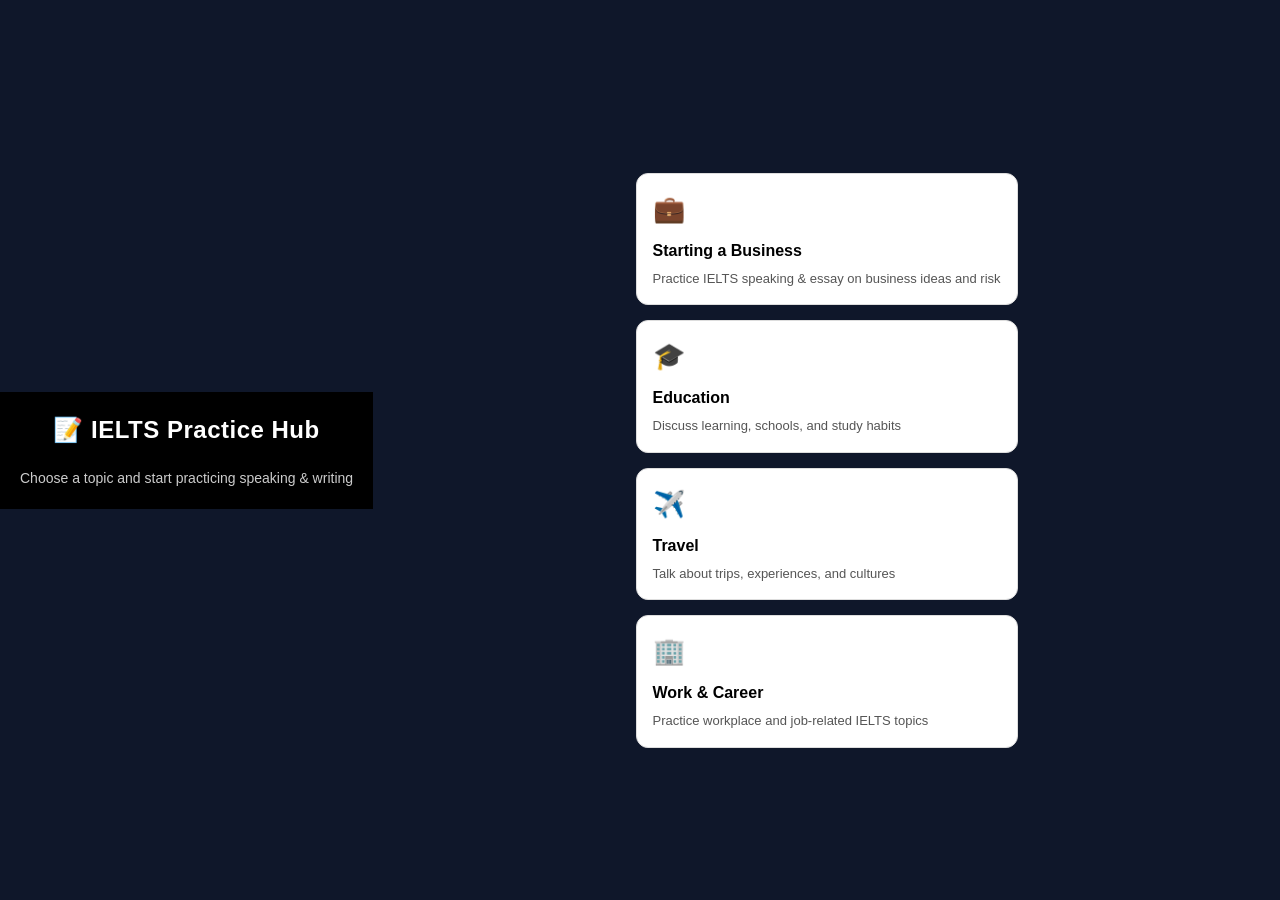
<file: index.html>
<!DOCTYPE html>
<html lang="en">
<head>
  <meta charset="UTF-8">
  <meta name="viewport" content="width=device-width, initial-scale=1.0">
  <title>TeeTalkEnglish - IELTS Hub</title>

  <link rel="stylesheet" href="../style.css">

  <style>
    .hub-container {
      max-width: 900px;
      margin: auto;
      padding: 20px;
    }

    .topic-grid {
      display: grid;
      grid-template-columns: repeat(auto-fit, minmax(220px, 1fr));
      gap: 15px;
      margin-top: 20px;
    }

    .topic-card {
      background: white;
      border: 1px solid #ddd;
      border-radius: 12px;
      padding: 16px;
      text-decoration: none;
      color: black;
      transition: 0.2s;
    }

    .topic-card:hover {
      transform: translateY(-3px);
      background: #f5f5f5;
    }

    .emoji {
      font-size: 28px;
    }

    .title {
      font-weight: bold;
      margin-top: 10px;
    }

    .desc {
      font-size: 14px;
      color: #555;
      margin-top: 6px;
    }
  </style>
</head>

<body>

<header class="header">
  <h1>📝 IELTS Practice Hub</h1>
  <p>Choose a topic and start practicing speaking & writing</p>
</header>

<div class="hub-container">

  <div class="topic-grid">

    <a class="topic-card" href="topic1-starting-business/index.html">
      <div class="emoji">💼</div>
      <div class="title">Starting a Business</div>
      <div class="desc">Practice IELTS speaking & essay on business ideas and risk</div>
    </a>

    <a class="topic-card" href="topic2-education/index.html">
      <div class="emoji">🎓</div>
      <div class="title">Education</div>
      <div class="desc">Discuss learning, schools, and study habits</div>
    </a>

    <a class="topic-card" href="topic3-travel/index.html">
      <div class="emoji">✈️</div>
      <div class="title">Travel</div>
      <div class="desc">Talk about trips, experiences, and cultures</div>
    </a>

    <a class="topic-card" href="topic4-work/index.html">
      <div class="emoji">🏢</div>
      <div class="title">Work & Career</div>
      <div class="desc">Practice workplace and job-related IELTS topics</div>
    </a>

  </div>

</div>

</body>
</html>
</file>
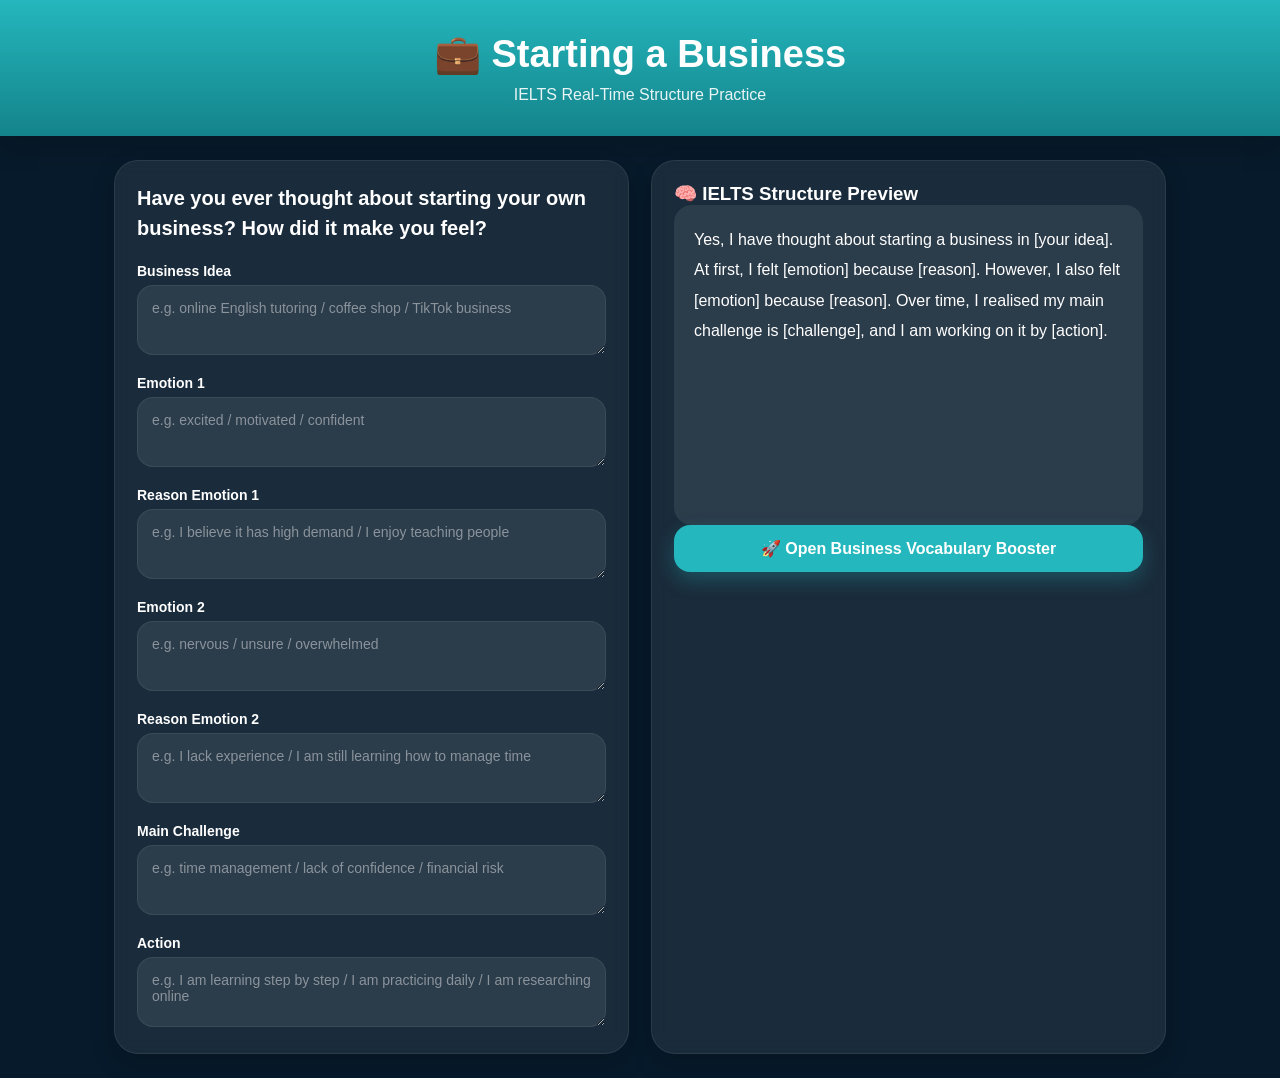
<file: topic1-starting-business/index.html>
<!DOCTYPE html>
<html lang="en">
<head>
  <meta charset="UTF-8">
  <meta name="viewport" content="width=device-width, initial-scale=1.0">
  <title>IELTS Topic 1 - Starting Business</title>

  <link rel="stylesheet" href="style.css">

  
</head>

<body>

<header class="header">
  <h1>💼 Starting a Business</h1>
  <p>IELTS Real-Time Structure Practice</p>
</header>

<div class="container">

  <!-- LEFT INPUT -->
  <div class="left card">
    <div class="question">
      Have you ever thought about starting your own business? How did it make you feel?
    </div>

   <label>Business Idea</label>
<textarea id="idea" oninput="updateLive()" placeholder="e.g. online English tutoring / coffee shop / TikTok business"></textarea>

<label>Emotion 1</label>
<textarea id="emotion1" oninput="updateLive()" placeholder="e.g. excited / motivated / confident"></textarea>

<label>Reason Emotion 1</label>
<textarea id="reason1" oninput="updateLive()" placeholder="e.g. I believe it has high demand / I enjoy teaching people"></textarea>

<label>Emotion 2</label>
<textarea id="emotion2" oninput="updateLive()" placeholder="e.g. nervous / unsure / overwhelmed"></textarea>

<label>Reason Emotion 2</label>
<textarea id="reason2" oninput="updateLive()" placeholder="e.g. I lack experience / I am still learning how to manage time"></textarea>

<label>Main Challenge</label>
<textarea id="challenge" oninput="updateLive()" placeholder="e.g. time management / lack of confidence / financial risk"></textarea>

<label>Action</label>
<textarea id="action" oninput="updateLive()" placeholder="e.g. I am learning step by step / I am practicing daily / I am researching online"></textarea>
  </div>

  <!-- RIGHT OUTPUT -->
  <div class="right card">
    <h3>🧠 IELTS Structure Preview</h3>

    <div class="output" id="output">
      Yes, I have thought about starting a business in [your idea].

      At first, I felt [emotion] because [reason].

      However, I also felt [emotion] because [reason].

      Over time, I realised my main challenge is [challenge], and I am working on it by [action].
    </div>

<a href="./vocab-business/index.html" class="vocab-btn">
    🚀 Open Business Vocabulary Booster
</a>
  </div>

  

</div>

<script src="./script.js"></script>

</body>
</html>
</file>
<file: style.css>
/* =========================
   GLOBAL RESET
========================= */
* {
  box-sizing: border-box;
  margin: 0;
  padding: 0;
  font-family: Arial, sans-serif;
}

body {
  background: #f5f5f5;
  color: #111;
  line-height: 1.5;
}

/* =========================
   HEADER
========================= */
header {
  text-align: center;
  padding: 20px;
  background: #000;
  color: #fff;
}

header h1 {
  font-size: 24px;
}

header p {
  font-size: 14px;
  opacity: 0.8;
}

/* =========================
   CONTAINERS
========================= */
.container {
  max-width: 900px;
  margin: auto;
  padding: 20px;
}

/* =========================
   CARDS (used everywhere)
========================= */
.card {
  background: #fff;
  border: 1px solid #ddd;
  border-radius: 12px;
  padding: 18px;
  margin-bottom: 15px;
}

/* =========================
   QUESTIONS
========================= */
.question {
  font-size: 18px;
  font-weight: bold;
  margin-bottom: 10px;
}

/* =========================
   INPUTS (IELTS pages)
========================= */
label {
  display: block;
  margin-top: 12px;
  font-weight: bold;
  font-size: 14px;
}

input, textarea {
  width: 100%;
  padding: 10px;
  margin-top: 6px;
  border-radius: 8px;
  border: 1px solid #ccc;
  font-size: 14px;
  resize: vertical;
}

/* =========================
   BUTTONS
========================= */
button {
  margin-top: 15px;
  padding: 10px 14px;
  background: black;
  color: white;
  border: none;
  border-radius: 8px;
  cursor: pointer;
  font-weight: bold;
}

button:hover {
  opacity: 0.9;
}

/* =========================
   OUTPUT BOX
========================= */
.output {
  margin-top: 15px;
  background: #f7f7f7;
  padding: 15px;
  border-radius: 10px;
  line-height: 1.6;
}

/* =========================
   IELTS HUB GRID
========================= */
.topic-grid {
  display: grid;
  grid-template-columns: repeat(auto-fit, minmax(220px, 1fr));
  gap: 15px;
}

.topic-card {
  display: block;
  background: white;
  padding: 16px;
  border-radius: 12px;
  border: 1px solid #ddd;
  text-decoration: none;
  color: black;
  transition: 0.2s;
}

.topic-card:hover {
  transform: translateY(-3px);
  background: #f2f2f2;
}

.topic-card .emoji {
  font-size: 26px;
}

.topic-card .title {
  font-weight: bold;
  margin-top: 10px;
}

.topic-card .desc {
  font-size: 13px;
  color: #555;
  margin-top: 6px;
}

/* =========================
   BACK LINK
========================= */
.back {
  display: inline-block;
  margin-bottom: 15px;
  color: black;
  text-decoration: none;
  font-size: 14px;
}

/* =========================
   TeeTalkEnglish Brand Theme
========================= */

body{
  background:#0f172a;
  color:white;
  display:flex;
  justify-content:center;
  align-items:center;
  min-height:100vh;
}

/* PHONE FRAME */
.phone{
  width:100%;
  max-width:430px;
  aspect-ratio:9/16;

  background:linear-gradient(
    180deg,
    #24B7BD 0%,
    #179ca2 35%,
    #0f172a 100%
  );

  padding:18px;
  overflow-y:auto;

  border-radius:24px;

  box-shadow:
    0 10px 30px rgba(0,0,0,0.35);
}

/* TITLE */
h1{
  text-align:center;
  margin-bottom:20px;
  font-size:26px;
  color:white;
  font-weight:700;
  letter-spacing:0.5px;
}

/* TABLE */
table{
  width:100%;
  border-collapse:collapse;
}

/* HEADER */
th{
  background:rgba(255,255,255,0.16);
  color:white;
  font-size:13px;
  padding:10px;
  border:1px solid rgba(255,255,255,0.08);
}

/* CELLS */
td{
  background:rgba(255,255,255,0.08);
  backdrop-filter:blur(8px);

  border:1px solid rgba(255,255,255,0.08);

  padding:10px;
  vertical-align:middle;

  font-size:13px;
}

/* IMAGES */
img{
  width:60px;
  height:60px;
  object-fit:cover;
  border-radius:12px;
}

/* BASIC ENGLISH */
.basic{
  color:#ffd2d2;
  font-weight:700;
  line-height:1.4;
}

/* VIETNAMESE */
.vn{
  font-size:11px;
  opacity:0.82;
  margin-top:4px;
  color:#e8f7f8;
}

/* HIDDEN ANSWER CELL */
.answer-cell{
  background:#ffffff;
  color:transparent;

  cursor:pointer;

  border-radius:10px;

  text-align:center;

  font-weight:bold;

  transition:0.25s ease;
}

/* REVEALED */
.answer-cell.revealed{
  background:#24B7BD;
  color:white;

  box-shadow:
    0 0 12px rgba(36,183,189,0.55);
}

/* HOVER */
.answer-cell:hover{
  transform:scale(1.03);
}
</file>
<file: topic1-starting-business/style.css>
/* =========================
   GLOBAL
========================= */

*{
  margin:0;
  padding:0;
  box-sizing:border-box;
  font-family:Arial,sans-serif;
}

body{
  background:#071a2b;
  color:white;
}

/* =========================
   HEADER
========================= */

.header{
  text-align:center;

  padding:32px 20px;

  background:linear-gradient(
    180deg,
    #24B7BD 0%,
    #14838a 100%
  );

  box-shadow:
    0 10px 25px rgba(0,0,0,0.18);
}

.header h1{
  font-size:38px;
  font-weight:800;

  margin-bottom:10px;
}

.header p{
  opacity:0.9;

  font-size:16px;
}

/* =========================
   MAIN CONTAINER
========================= */

.container{
  max-width:1100px;

  margin:auto;

  padding:24px;

  display:flex;

  gap:22px;
}

.left,
.right{
  flex:1;
}

/* =========================
   CARD
========================= */

.card{
  background:rgba(255,255,255,0.08);

  backdrop-filter:blur(10px);

  border:1px solid rgba(255,255,255,0.08);

  border-radius:24px;

  padding:22px;

  box-shadow:
    0 10px 25px rgba(0,0,0,0.18);
}

/* =========================
   QUESTION
========================= */

.question{
  font-size:20px;

  font-weight:700;

  line-height:1.5;

  margin-bottom:20px;
}

/* =========================
   LABELS
========================= */

label{
  display:block;

  margin-top:16px;
  margin-bottom:6px;

  font-size:14px;
  font-weight:700;

  color:white;
}

/* =========================
   TEXTAREA
========================= */

textarea{
  width:100%;

  min-height:70px;

  padding:14px;

  border-radius:16px;

  border:1px solid rgba(255,255,255,0.08);

  background:rgba(255,255,255,0.08);

  color:white;

  resize:vertical;

  font-size:14px;

  outline:none;

  transition:0.2s ease;
}

textarea::placeholder{
  color:rgba(255,255,255,0.45);
}

textarea:focus{
  border:1px solid #24B7BD;

  box-shadow:
    0 0 12px rgba(36,183,189,0.35);
}

/* =========================
   STRUCTURE PREVIEW
========================= */

.preview-title{
  margin-bottom:18px;

  font-size:22px;
  font-weight:800;
}

.output{
  background:rgba(255,255,255,0.08);

  border-radius:18px;

  padding:20px;

  min-height:320px;

  line-height:1.9;

  font-size:16px;
}

.output strong{
  color:#24B7BD;

  font-weight:800;
}

/* =========================
   WATERMARK
========================= */

.watermark{
  margin-top:24px;

  text-align:center;

  font-size:14px;
  font-weight:800;

  letter-spacing:1px;

  color:rgba(255,255,255,0.4);
}

/* =========================
   MOBILE
========================= */

@media (max-width:900px){

  .container{
    flex-direction:column;
  }

  .header h1{
    font-size:30px;
  }

}

/* =========================
   VOCAB BUTTON
========================= */

.vocab-btn{
  display:block;

  margin-bottom:20px;

  text-align:center;

  text-decoration:none;

  background:#24B7BD;

  color:white;

  padding:14px;

  border-radius:16px;

  font-weight:800;

  transition:0.25s ease;

  box-shadow:
    0 8px 20px rgba(36,183,189,0.28);
}

.vocab-btn:hover{
  transform:translateY(-2px);

  background:#1ea6ac;
}
</file>
